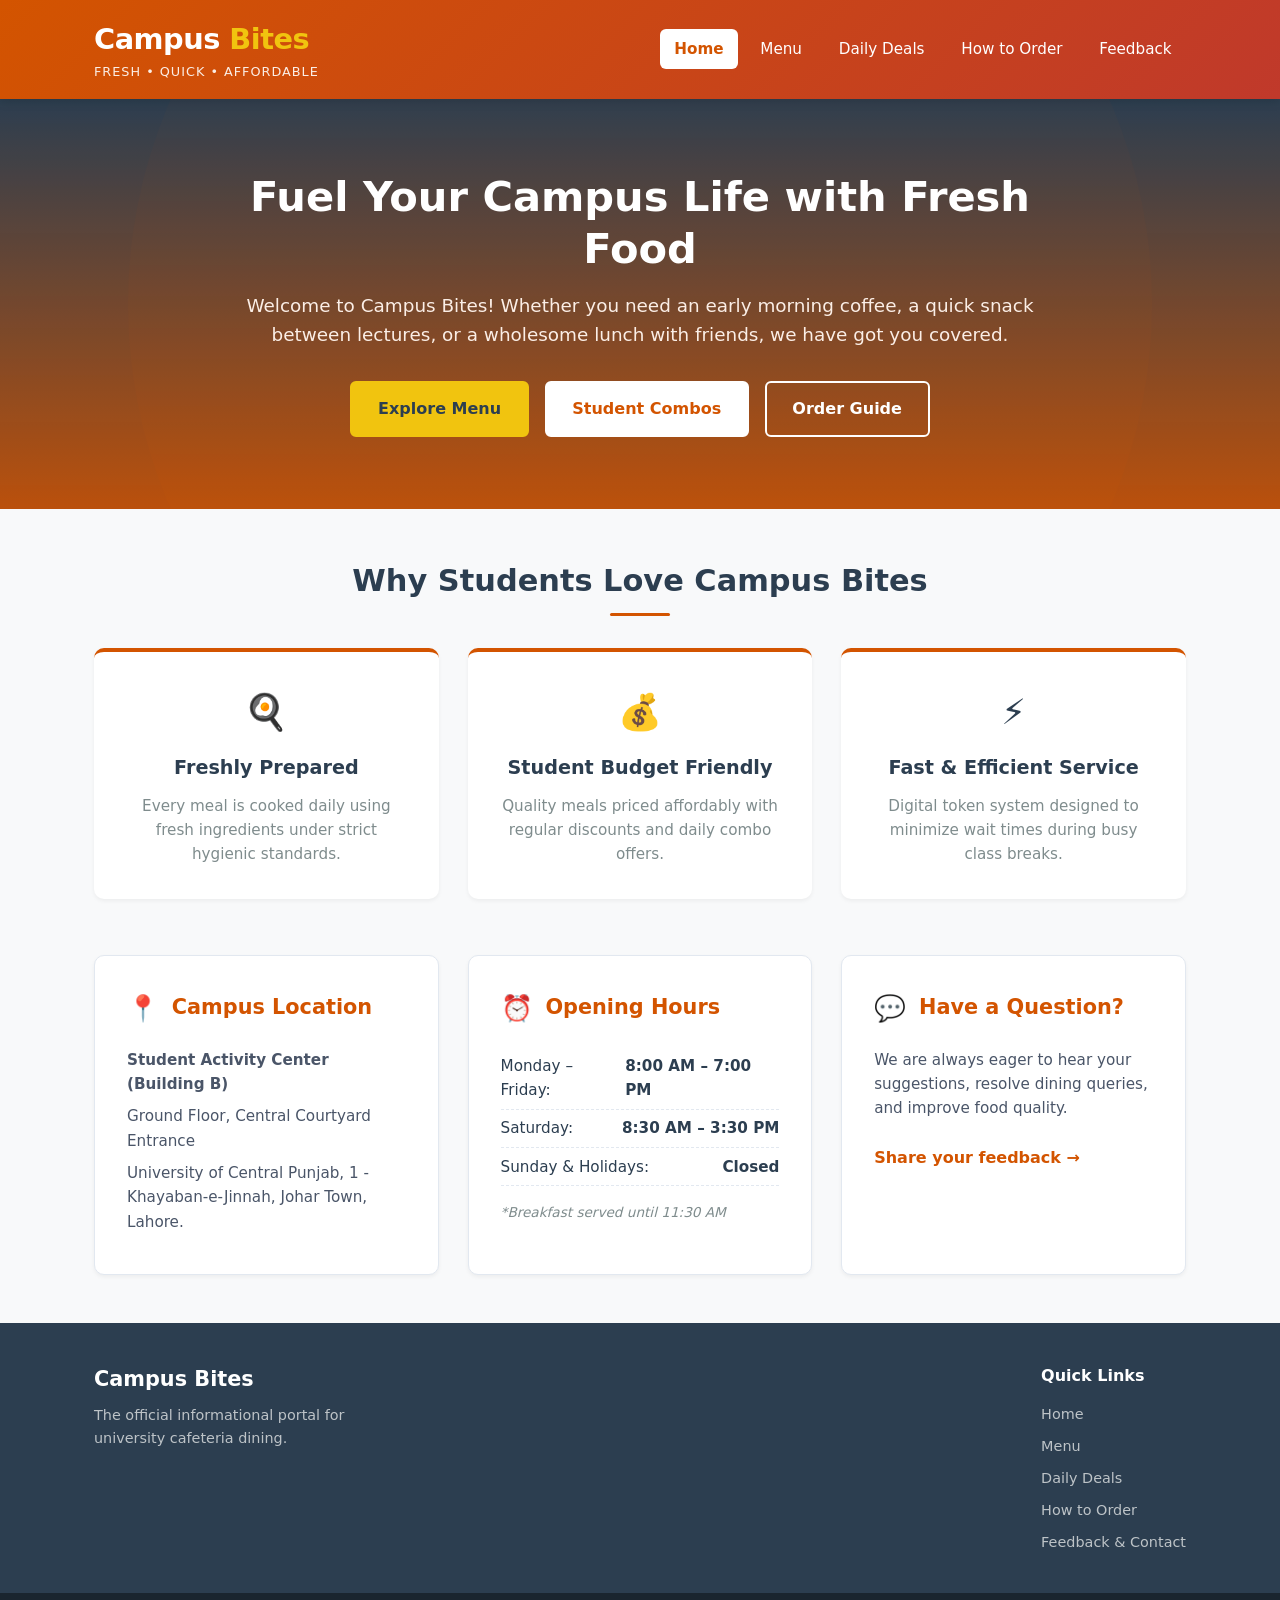
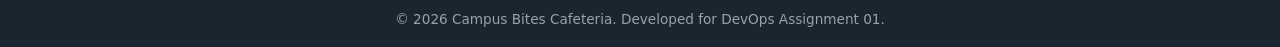
<file: src/index.html>
<!DOCTYPE html>
<html lang="en">
<head>
    <meta charset="UTF-8">
    <meta name="viewport" content="width=device-width, initial-scale=1.0">
    <title>Campus Bites | University Cafeteria</title>
    <link rel="stylesheet" href="../styles/style.css">
</head>
<body>
    <!-- Navigation Header -->
    <header class="site-header">
        <div class="header-container">
            <div class="brand">
                <h1 class="logo">Campus <span>Bites</span></h1>
                <p class="tagline">Fresh • Quick • Affordable</p>
            </div>
            <nav class="navbar" id="navbar">
                <a href="index.html" class="nav-link active">Home</a>
                <a href="menu.html" class="nav-link">Menu</a>
                <a href="deals.html" class="nav-link">Daily Deals</a>
                <a href="order.html" class="nav-link">How to Order</a>
                <a href="feedback.html" class="nav-link">Feedback</a>
            </nav>
        </div>
    </header>

    <!-- Hero Section -->
    <section class="hero-section">
        <div class="hero-content">
            <h2>Fuel Your Campus Life with Fresh Food</h2>
            <p>Welcome to Campus Bites! Whether you need an early morning coffee, a quick snack between lectures, or a wholesome lunch with friends, we have got you covered.</p>
            <div class="hero-actions">
                <a href="menu.html" class="btn btn-primary">Explore Menu</a>
                <a href="deals.html" class="btn btn-secondary">Student Combos</a>
                <a href="order.html" class="btn btn-outline">Order Guide</a>
            </div>
        </div>
    </section>

    <!-- Main Container -->
    <main class="main-container">
        <!-- Highlights Section -->
        <section class="highlights-section">
            <h3 class="section-title">Why Students Love Campus Bites</h3>
            <div class="highlights-grid">
                <div class="highlight-card">
                    <div class="card-icon">🍳</div>
                    <h4>Freshly Prepared</h4>
                    <p>Every meal is cooked daily using fresh ingredients under strict hygienic standards.</p>
                </div>
                <div class="highlight-card">
                    <div class="card-icon">💰</div>
                    <h4>Student Budget Friendly</h4>
                    <p>Quality meals priced affordably with regular discounts and daily combo offers.</p>
                </div>
                <div class="highlight-card">
                    <div class="card-icon">⚡</div>
                    <h4>Fast & Efficient Service</h4>
                    <p>Digital token system designed to minimize wait times during busy class breaks.</p>
                </div>
            </div>
        </section>

        <!-- Cafeteria Info & Hours Section -->
        <section class="info-section">
            <div class="info-grid">
                <div class="info-card location-card">
                    <div class="info-header">
                        <span class="info-icon">📍</span>
                        <h3>Campus Location</h3>
                    </div>
                    <p><strong>Student Activity Center (Building B)</strong></p>
                    <p>Ground Floor, Central Courtyard Entrance</p>
                    <p>University of Central Punjab, 1 - Khayaban-e-Jinnah, Johar Town, Lahore.</p>
                </div>

                <div class="info-card timing-card">
                    <div class="info-header">
                        <span class="info-icon">⏰</span>
                        <h3>Opening Hours</h3>
                    </div>
                    <ul class="timing-list">
                        <li><span>Monday – Friday:</span> <strong>8:00 AM – 7:00 PM</strong></li>
                        <li><span>Saturday:</span> <strong>8:30 AM – 3:30 PM</strong></li>
                        <li><span>Sunday & Holidays:</span> <strong>Closed</strong></li>
                        <li class="note"><em>*Breakfast served until 11:30 AM</em></li>
                    </ul>
                </div>

                <div class="info-card support-card">
                    <div class="info-header">
                        <span class="info-icon">💬</span>
                        <h3>Have a Question?</h3>
                    </div>
                    <p>We are always eager to hear your suggestions, resolve dining queries, and improve food quality.</p>
                    <a href="feedback.html" class="btn-text">Share your feedback &rarr;</a>
                </div>
            </div>
        </section>
    </main>

    <!-- Footer -->
    <footer class="site-footer">
        <div class="footer-container">
            <div class="footer-brand">
                <h4>Campus Bites</h4>
                <p>The official informational portal for university cafeteria dining.</p>
            </div>
            <div class="footer-links">
                <h5>Quick Links</h5>
                <ul>
                    <li><a href="index.html">Home</a></li>
                    <li><a href="menu.html">Menu</a></li>
                    <li><a href="deals.html">Daily Deals</a></li>
                    <li><a href="order.html">How to Order</a></li>
                    <li><a href="feedback.html">Feedback & Contact</a></li>
                </ul>
            </div>
        </div>
        <div class="footer-bottom">
            <p>&copy; 2026 Campus Bites Cafeteria. Developed for DevOps Assignment 01.</p>
        </div>
    </footer>
</body>
</html>
</file>
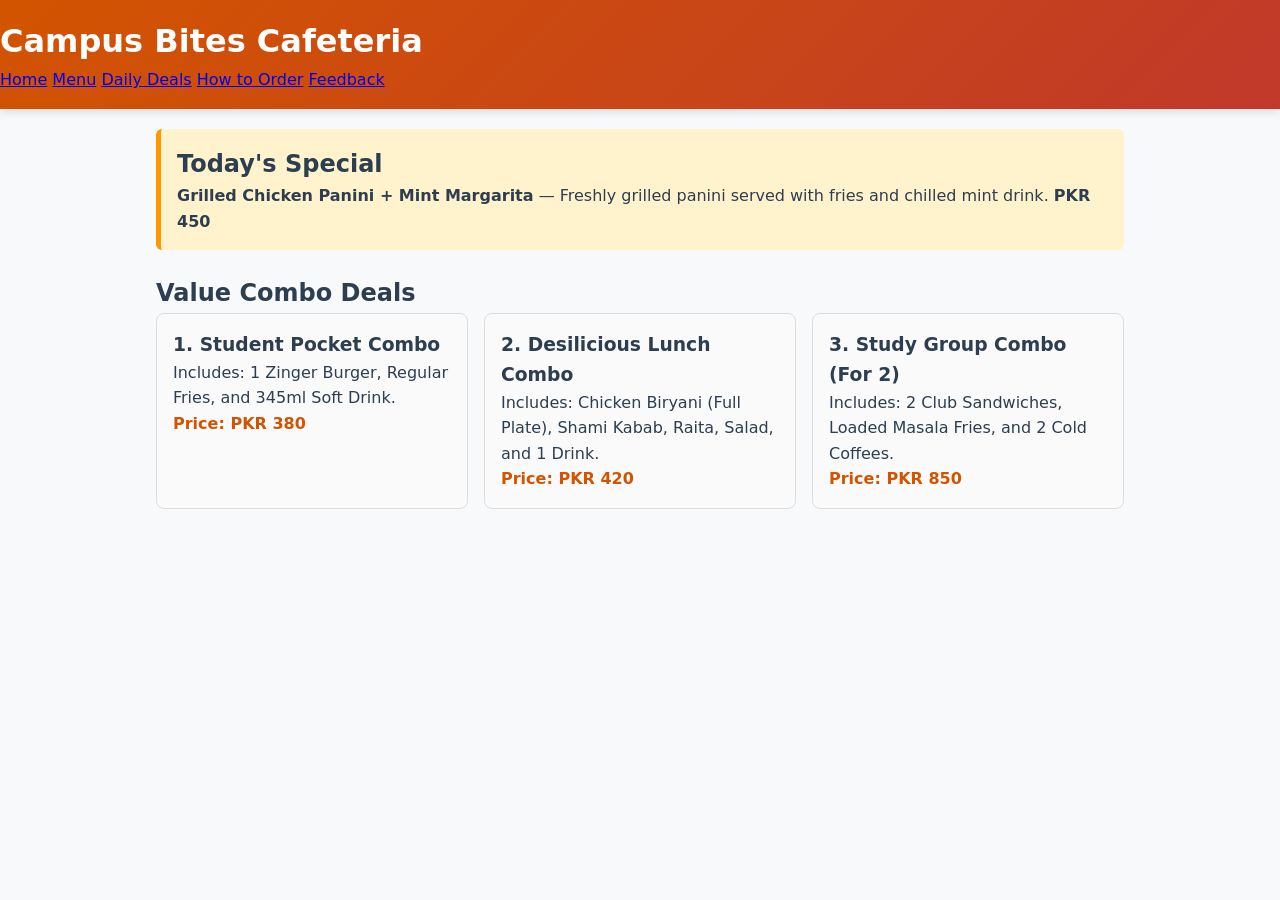
<file: src/deals.html>
<!DOCTYPE html>
<html lang="en">

<head>
    <meta charset="UTF-8">
    <meta name="viewport" content="width=device-width, initial-scale=1.0">
    <title>Campus Bites - Daily Specials & Deals</title>
    <link rel="stylesheet" href="../styles/style.css">
</head>

<body>
    <header class="site-header">
        <h1>Campus Bites Cafeteria</h1>
        <nav>
            <a href="index.html">Home</a>
            <a href="menu.html">Menu</a>
            <a href="deals.html">Daily Deals</a>
            <a href="order.html">How to Order</a>
            <a href="feedback.html">Feedback</a>
        </nav>
    </header>

    <main class="deals-container">
        <section class="daily-special">
            <h2>Today's Special</h2>
            <p><strong>Grilled Chicken Panini + Mint Margarita</strong> — Freshly grilled panini served with fries and
                chilled mint drink. <strong>PKR 450</strong></p>
        </section>
        <section class="combo-deals">
            <h2>Value Combo Deals</h2>
            <div class="deals-grid">
                <article class="deal-card">
                    <h3>1. Student Pocket Combo</h3>
                    <p>Includes: 1 Zinger Burger, Regular Fries, and 345ml Soft Drink.</p>
                    <p class="deal-price">Price: PKR 380</p>
                </article>

                <article class="deal-card">
                    <h3>2. Desilicious Lunch Combo</h3>
                    <p>Includes: Chicken Biryani (Full Plate), Shami Kabab, Raita, Salad, and 1 Drink.</p>
                    <p class="deal-price">Price: PKR 420</p>
                </article>

                <article class="deal-card">
                    <h3>3. Study Group Combo (For 2)</h3>
                    <p>Includes: 2 Club Sandwiches, Loaded Masala Fries, and 2 Cold Coffees.</p>
                    <p class="deal-price">Price: PKR 850</p>
                </article>
            </div>
        </section>
    </main>
</body>

</html>
</file>
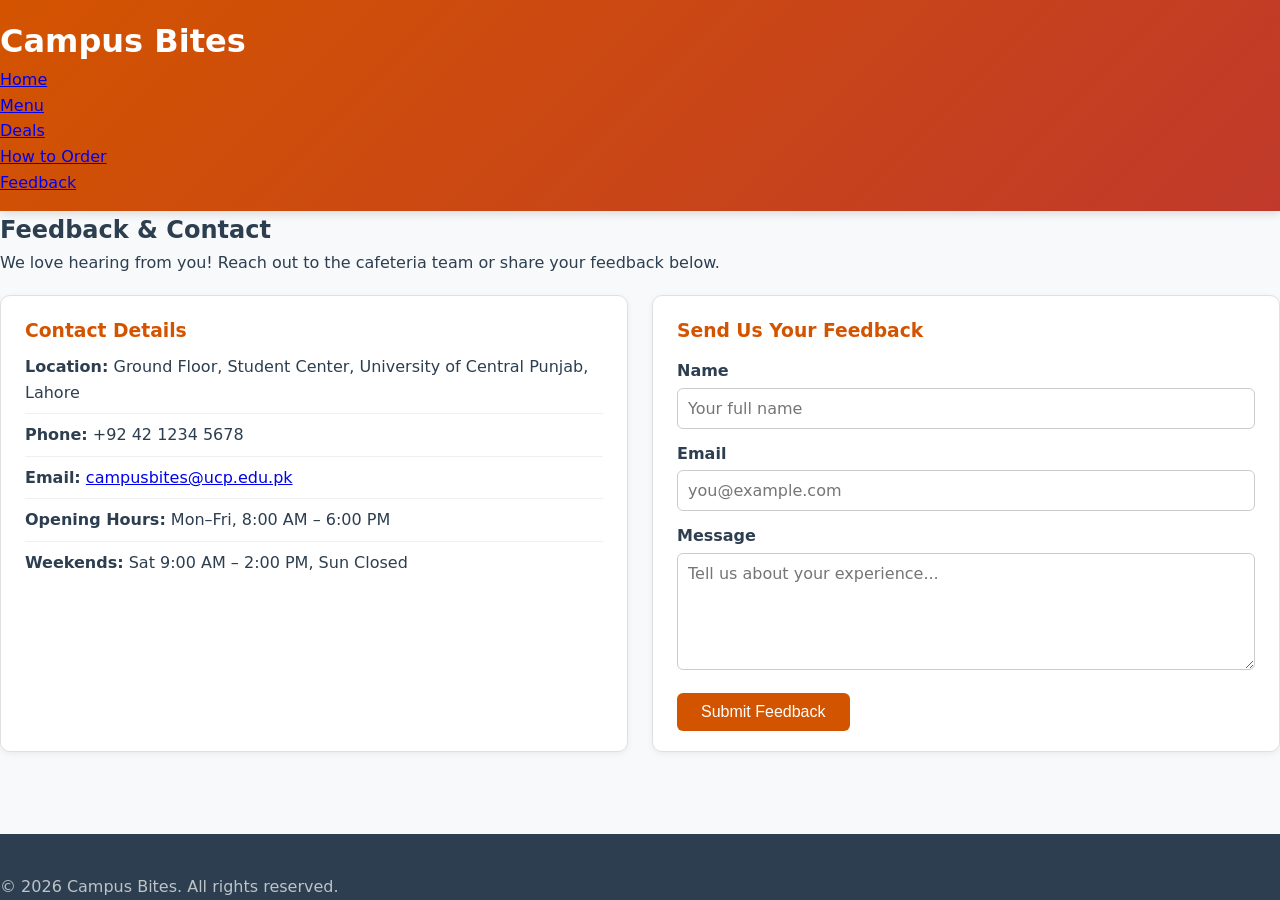
<file: src/feedback.html>
<!DOCTYPE html>
<html lang="en">
<head>
  <meta charset="UTF-8">
  <meta name="viewport" content="width=device-width, initial-scale=1.0">
  <title>Feedback &amp; Contact | Campus Bites</title>
  <link rel="stylesheet" href="../styles/style.css">
</head>
<body>

  <header class="site-header">
    <h1 class="site-title">Campus Bites</h1>
    <nav>
      <ul class="nav-links">
        <li><a href="index.html">Home</a></li>
        <li><a href="menu.html">Menu</a></li>
        <li><a href="deals.html">Deals</a></li>
        <li><a href="order.html">How to Order</a></li>
        <li><a href="feedback.html" class="active">Feedback</a></li>
      </ul>
    </nav>
  </header>

  <main class="container">
    <section class="page-intro">
      <h2>Feedback &amp; Contact</h2>
      <p>We love hearing from you! Reach out to the cafeteria team or share your feedback below.</p>
    </section>

    <div class="fb-layout">

      <!-- Contact details -->
      <section class="fb-card" id="contact">
        <h3>Contact Details</h3>
        <ul class="contact-list">
          <li><strong>Location:</strong> Ground Floor, Student Center, University of Central Punjab, Lahore</li>
          <li><strong>Phone:</strong> +92 42 1234 5678</li>
          <li><strong>Email:</strong> <a href="mailto:campusbites@ucp.edu.pk">campusbites@ucp.edu.pk</a></li>
          <li><strong>Opening Hours:</strong> Mon&ndash;Fri, 8:00 AM &ndash; 6:00 PM</li>
          <li><strong>Weekends:</strong> Sat 9:00 AM &ndash; 2:00 PM, Sun Closed</li>
        </ul>
      </section>

      <!-- Static feedback form (no backend) -->
      <section class="fb-card" id="feedback">
        <h3>Send Us Your Feedback</h3>
        <form class="feedback-form" action="#" method="post">
          <label for="name">Name</label>
          <input type="text" id="name" name="name" placeholder="Your full name" required>

          <label for="email">Email</label>
          <input type="email" id="email" name="email" placeholder="you@example.com" required>

          <label for="message">Message</label>
          <textarea id="message" name="message" rows="5" placeholder="Tell us about your experience..." required></textarea>

          <button type="submit" class="fb-button">Submit Feedback</button>
        </form>
      </section>

    </div>
  </main>

  <footer class="site-footer">
    <p>&copy; 2026 Campus Bites. All rights reserved.</p>
  </footer>

</body>
</html>
</file>
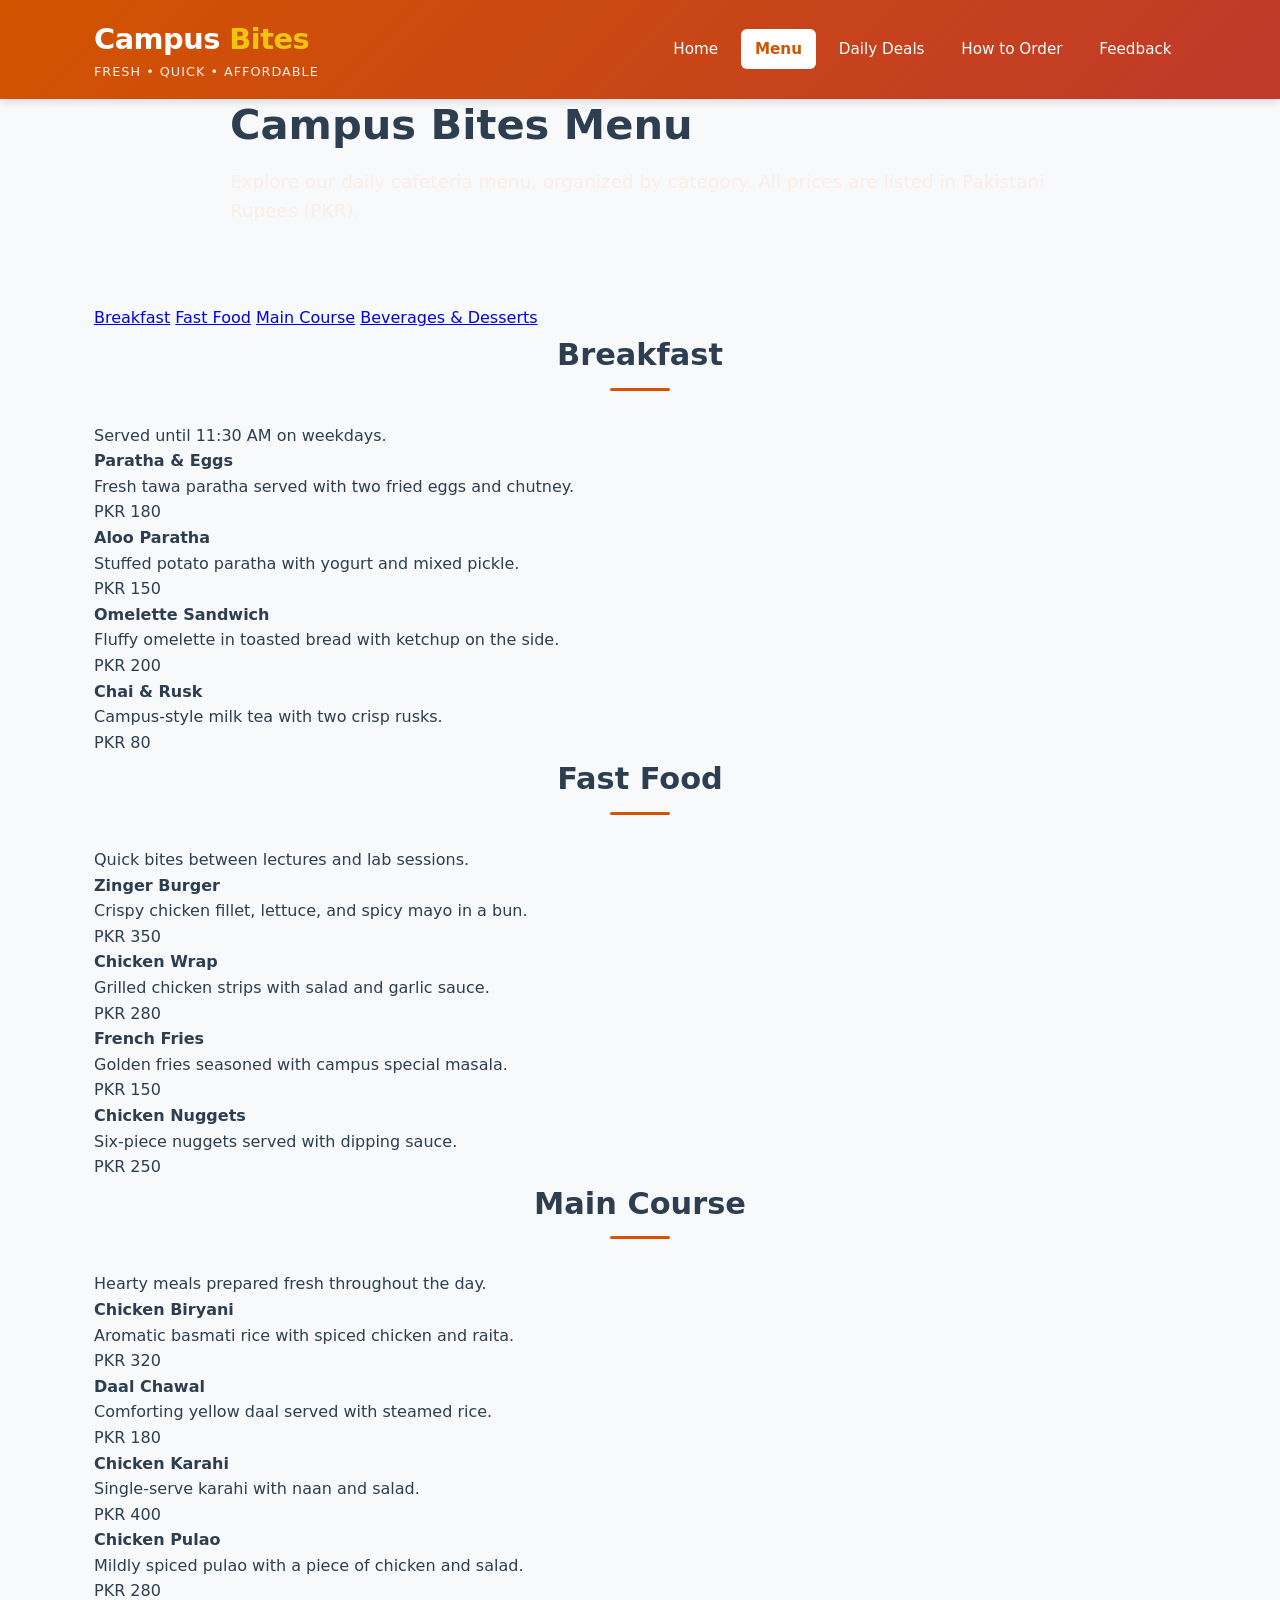
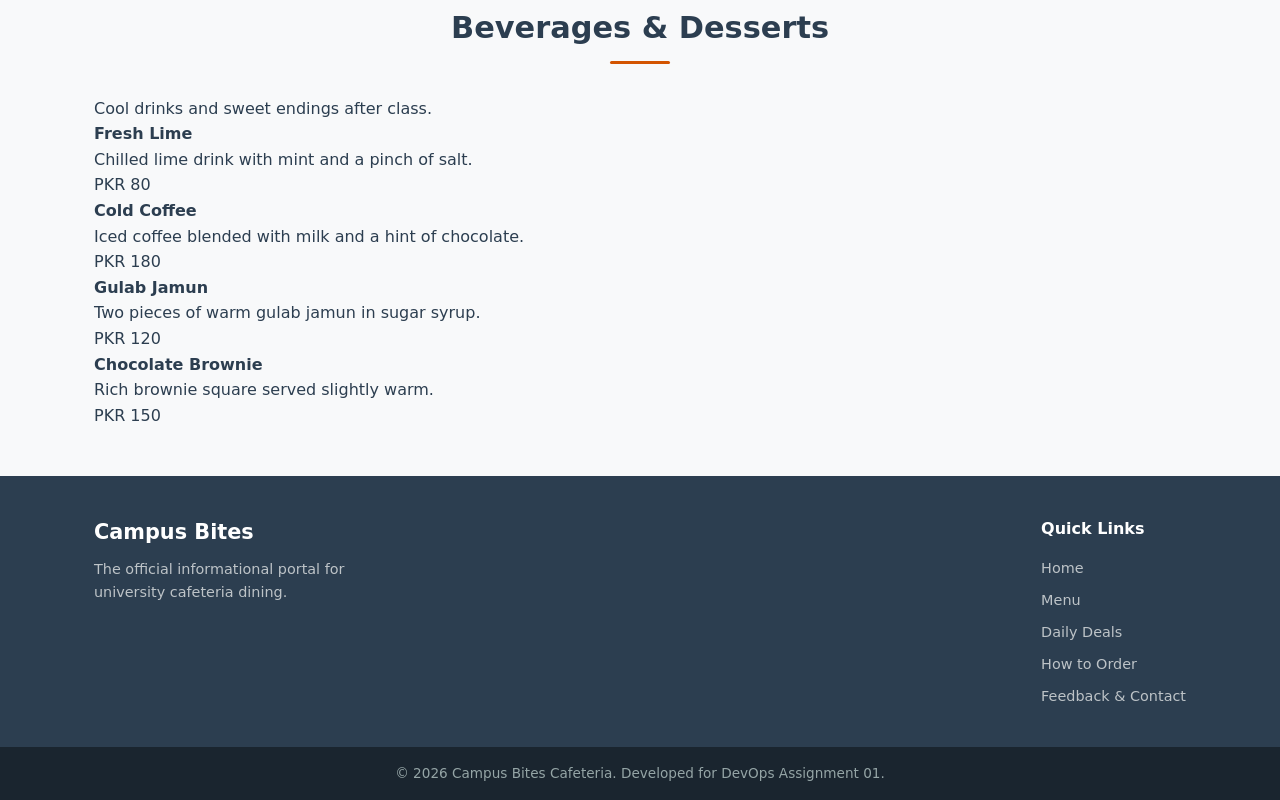
<file: src/menu.html>
<!DOCTYPE html>
<html lang="en">
<head>
    <meta charset="UTF-8">
    <meta name="viewport" content="width=device-width, initial-scale=1.0">
    <meta name="description" content="Campus Bites cafeteria menu with breakfast, fast food, main course, beverages, and desserts priced in PKR.">
    <title>Menu | Campus Bites</title>
    <link rel="stylesheet" href="../styles/style.css">
</head>
<body>
    <header class="site-header">
        <div class="header-container">
            <div class="brand">
                <h1 class="logo">Campus <span>Bites</span></h1>
                <p class="tagline">Fresh • Quick • Affordable</p>
            </div>
            <nav class="navbar" id="navbar" aria-label="Main navigation">
                <a href="index.html" class="nav-link">Home</a>
                <a href="menu.html" class="nav-link active" aria-current="page">Menu</a>
                <a href="deals.html" class="nav-link">Daily Deals</a>
                <a href="order.html" class="nav-link">How to Order</a>
                <a href="feedback.html" class="nav-link">Feedback</a>
            </nav>
        </div>
    </header>

    <section class="page-hero menu-hero">
        <div class="hero-content">
            <h2>Campus Bites Menu</h2>
            <p>Explore our daily cafeteria menu, organized by category. All prices are listed in Pakistani Rupees (PKR).</p>
        </div>
    </section>

    <main class="main-container">
        <nav class="menu-jump" aria-label="Menu categories">
            <a href="#breakfast">Breakfast</a>
            <a href="#fast-food">Fast Food</a>
            <a href="#main-course">Main Course</a>
            <a href="#beverages-desserts">Beverages &amp; Desserts</a>
        </nav>

        <section id="breakfast" class="menu-category">
            <h3 class="section-title">Breakfast</h3>
            <p class="category-note">Served until 11:30 AM on weekdays.</p>
            <div class="menu-grid">
                <article class="menu-card">
                    <h4>Paratha &amp; Eggs</h4>
                    <p>Fresh tawa paratha served with two fried eggs and chutney.</p>
                    <p class="price">PKR 180</p>
                </article>
                <article class="menu-card">
                    <h4>Aloo Paratha</h4>
                    <p>Stuffed potato paratha with yogurt and mixed pickle.</p>
                    <p class="price">PKR 150</p>
                </article>
                <article class="menu-card">
                    <h4>Omelette Sandwich</h4>
                    <p>Fluffy omelette in toasted bread with ketchup on the side.</p>
                    <p class="price">PKR 200</p>
                </article>
                <article class="menu-card">
                    <h4>Chai &amp; Rusk</h4>
                    <p>Campus-style milk tea with two crisp rusks.</p>
                    <p class="price">PKR 80</p>
                </article>
            </div>
        </section>

        <section id="fast-food" class="menu-category">
            <h3 class="section-title">Fast Food</h3>
            <p class="category-note">Quick bites between lectures and lab sessions.</p>
            <div class="menu-grid">
                <article class="menu-card">
                    <h4>Zinger Burger</h4>
                    <p>Crispy chicken fillet, lettuce, and spicy mayo in a bun.</p>
                    <p class="price">PKR 350</p>
                </article>
                <article class="menu-card">
                    <h4>Chicken Wrap</h4>
                    <p>Grilled chicken strips with salad and garlic sauce.</p>
                    <p class="price">PKR 280</p>
                </article>
                <article class="menu-card">
                    <h4>French Fries</h4>
                    <p>Golden fries seasoned with campus special masala.</p>
                    <p class="price">PKR 150</p>
                </article>
                <article class="menu-card">
                    <h4>Chicken Nuggets</h4>
                    <p>Six-piece nuggets served with dipping sauce.</p>
                    <p class="price">PKR 250</p>
                </article>
            </div>
        </section>

        <section id="main-course" class="menu-category">
            <h3 class="section-title">Main Course</h3>
            <p class="category-note">Hearty meals prepared fresh throughout the day.</p>
            <div class="menu-grid">
                <article class="menu-card">
                    <h4>Chicken Biryani</h4>
                    <p>Aromatic basmati rice with spiced chicken and raita.</p>
                    <p class="price">PKR 320</p>
                </article>
                <article class="menu-card">
                    <h4>Daal Chawal</h4>
                    <p>Comforting yellow daal served with steamed rice.</p>
                    <p class="price">PKR 180</p>
                </article>
                <article class="menu-card">
                    <h4>Chicken Karahi</h4>
                    <p>Single-serve karahi with naan and salad.</p>
                    <p class="price">PKR 400</p>
                </article>
                <article class="menu-card">
                    <h4>Chicken Pulao</h4>
                    <p>Mildly spiced pulao with a piece of chicken and salad.</p>
                    <p class="price">PKR 280</p>
                </article>
            </div>
        </section>

        <section id="beverages-desserts" class="menu-category">
            <h3 class="section-title">Beverages &amp; Desserts</h3>
            <p class="category-note">Cool drinks and sweet endings after class.</p>
            <div class="menu-grid">
                <article class="menu-card">
                    <h4>Fresh Lime</h4>
                    <p>Chilled lime drink with mint and a pinch of salt.</p>
                    <p class="price">PKR 80</p>
                </article>
                <article class="menu-card">
                    <h4>Cold Coffee</h4>
                    <p>Iced coffee blended with milk and a hint of chocolate.</p>
                    <p class="price">PKR 180</p>
                </article>
                <article class="menu-card">
                    <h4>Gulab Jamun</h4>
                    <p>Two pieces of warm gulab jamun in sugar syrup.</p>
                    <p class="price">PKR 120</p>
                </article>
                <article class="menu-card">
                    <h4>Chocolate Brownie</h4>
                    <p>Rich brownie square served slightly warm.</p>
                    <p class="price">PKR 150</p>
                </article>
            </div>
        </section>
    </main>

    <footer class="site-footer">
        <div class="footer-container">
            <div class="footer-brand">
                <h4>Campus Bites</h4>
                <p>The official informational portal for university cafeteria dining.</p>
            </div>
            <div class="footer-links">
                <h5>Quick Links</h5>
                <ul>
                    <li><a href="index.html">Home</a></li>
                    <li><a href="menu.html">Menu</a></li>
                    <li><a href="deals.html">Daily Deals</a></li>
                    <li><a href="order.html">How to Order</a></li>
                    <li><a href="feedback.html">Feedback &amp; Contact</a></li>
                </ul>
            </div>
        </div>
        <div class="footer-bottom">
            <p>&copy; 2026 Campus Bites Cafeteria. Developed for DevOps Assignment 01.</p>
        </div>
    </footer>
</body>
</html>
</file>
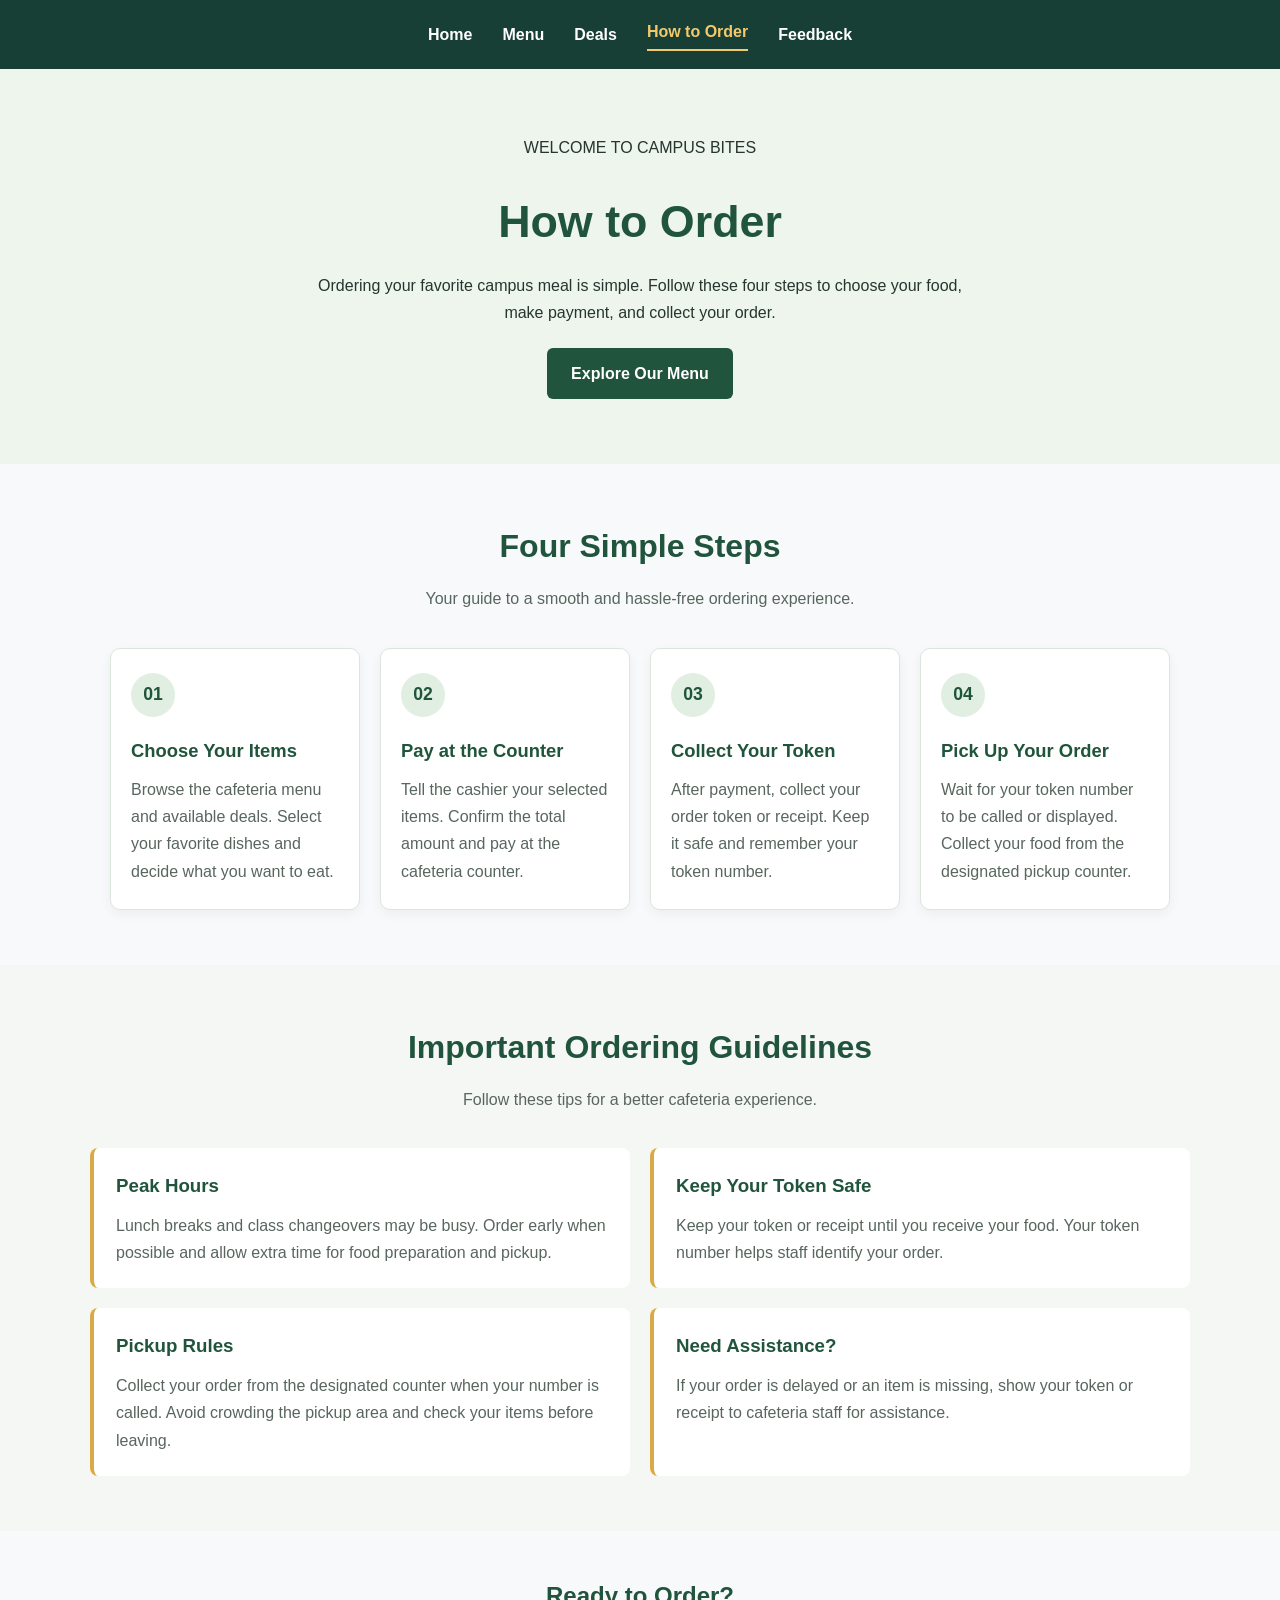
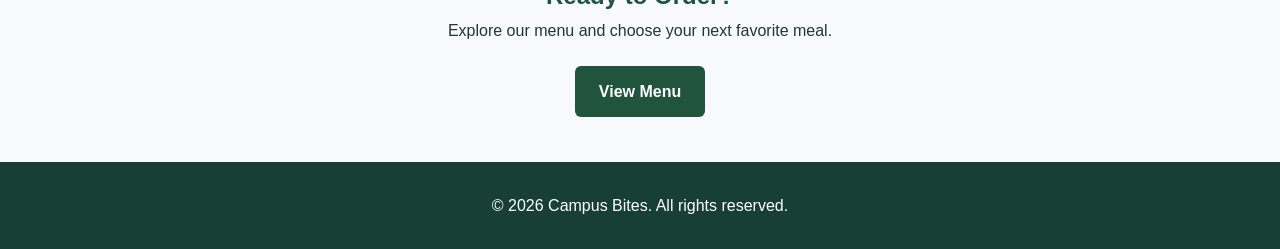
<file: src/order.html>
<!DOCTYPE html>
<html lang="en">
<head>
    <meta charset="UTF-8">
    <meta name="viewport" content="width=device-width, initial-scale=1.0">
    <meta name="description" content="Learn how to order food at Campus Bites, including payment, tokens, and pickup guidelines.">
    <title>How to Order | Campus Bites</title>
    <link rel="stylesheet" href="../styles/style.css">
</head>
<body class="order-page">
    <header>
        <nav aria-label="Main navigation">
            <a href="index.html">Home</a>
            <a href="menu.html">Menu</a>
            <a href="deals.html">Deals</a>
            <a href="order.html" aria-current="page">How to Order</a>
            <a href="feedback.html">Feedback</a>
        </nav>
    </header>

    <main>
        <section class="order-hero">
            <p>WELCOME TO CAMPUS BITES</p>
            <h1>How to Order</h1>
            <p>Ordering your favorite campus meal is simple. Follow these four steps to choose your food, make payment, and collect your order.</p>
            <a href="menu.html" class="order-btn">Explore Our Menu</a>
        </section>

        <section class="order-section">
            <h2>Four Simple Steps</h2>
            <p class="order-intro">Your guide to a smooth and hassle-free ordering experience.</p>
            <div class="order-steps">
                <article class="order-step">
                    <span class="step-number">01</span>
                    <h3>Choose Your Items</h3>
                    <p>Browse the cafeteria menu and available deals. Select your favorite dishes and decide what you want to eat.</p>
                </article>
                <article class="order-step">
                    <span class="step-number">02</span>
                    <h3>Pay at the Counter</h3>
                    <p>Tell the cashier your selected items. Confirm the total amount and pay at the cafeteria counter.</p>
                </article>
                <article class="order-step">
                    <span class="step-number">03</span>
                    <h3>Collect Your Token</h3>
                    <p>After payment, collect your order token or receipt. Keep it safe and remember your token number.</p>
                </article>
                <article class="order-step">
                    <span class="step-number">04</span>
                    <h3>Pick Up Your Order</h3>
                    <p>Wait for your token number to be called or displayed. Collect your food from the designated pickup counter.</p>
                </article>
            </div>
        </section>

        <section class="order-guidelines">
            <div class="guideline-container">
                <h2>Important Ordering Guidelines</h2>
                <p class="order-intro">Follow these tips for a better cafeteria experience.</p>
                <div class="guideline-grid">
                    <article class="guideline-card">
                        <h3>Peak Hours</h3>
                        <p>Lunch breaks and class changeovers may be busy. Order early when possible and allow extra time for food preparation and pickup.</p>
                    </article>
                    <article class="guideline-card">
                        <h3>Keep Your Token Safe</h3>
                        <p>Keep your token or receipt until you receive your food. Your token number helps staff identify your order.</p>
                    </article>
                    <article class="guideline-card">
                        <h3>Pickup Rules</h3>
                        <p>Collect your order from the designated counter when your number is called. Avoid crowding the pickup area and check your items before leaving.</p>
                    </article>
                    <article class="guideline-card">
                        <h3>Need Assistance?</h3>
                        <p>If your order is delayed or an item is missing, show your token or receipt to cafeteria staff for assistance.</p>
                    </article>
                </div>
            </div>
        </section>

        <section class="order-bottom">
            <h2>Ready to Order?</h2>
            <p>Explore our menu and choose your next favorite meal.</p>
            <a href="menu.html" class="order-btn">View Menu</a>
        </section>
    </main>
    <footer><p>&copy; 2026 Campus Bites. All rights reserved.</p></footer>
</body>
</html>
</file>
<file: styles/style.css>
/* ===================================================
   FEEDBACK & CONTACT PAGE (feedback.html) - Member 4
   =================================================== */

.fb-layout {
  display: grid;
  grid-template-columns: 1fr 1fr;
  gap: 24px;
  margin-top: 20px;
}

.fb-card {
  background: #ffffff;
  border: 1px solid #e0e0e0;
  border-radius: 10px;
  padding: 20px 24px;
  box-shadow: 0 2px 6px rgba(0, 0, 0, 0.06);
}

.fb-card h3 {
  margin-top: 0;
  color: #d35400;
}

.contact-list {
  list-style: none;
  padding: 0;
  margin: 0;
}

.contact-list li {
  padding: 8px 0;
  border-bottom: 1px solid #f0f0f0;
}

.contact-list li:last-child {
  border-bottom: none;
}

.feedback-form label {
  display: block;
  margin: 12px 0 4px;
  font-weight: bold;
}

.feedback-form input,
.feedback-form textarea {
  width: 100%;
  padding: 10px;
  border: 1px solid #ccc;
  border-radius: 6px;
  font-family: inherit;
  font-size: 1rem;
  box-sizing: border-box;
}

.feedback-form input:focus,
.feedback-form textarea:focus {
  outline: 2px solid #d35400;
  border-color: #d35400;
}

.fb-button {
  margin-top: 16px;
  padding: 10px 24px;
  background: #d35400;
  color: #ffffff;
  border: none;
  border-radius: 6px;
  font-size: 1rem;
  cursor: pointer;
}

.fb-button:hover {
  background: #b84700;
}

/* Responsive: stack contact + form on tablets/phones */
@media (max-width: 768px) {
  .fb-layout {
    grid-template-columns: 1fr;
  }

  .fb-card {
    padding: 16px;
  }
}
/* ==========================================================================
   Campus Bites - Shared Master Stylesheet
   Collaborative DevOps Project | University Cafeteria Website
   ========================================================================== */

/* --------------------------------------------------------------------------
   1. Global Variables & Reset
   -------------------------------------------------------------------------- */
:root {
    --primary-color: #d35400;       /* Warm Terracotta / Cafeteria Orange */
    --primary-hover: #b94600;
    --secondary-color: #f39c12;     /* Warm Amber */
    --accent-color: #27ae60;        /* Fresh Green for prices & badges */
    --text-dark: #2c3e50;
    --text-muted: #7f8c8d;
    --bg-light: #f8f9fa;
    --bg-card: #ffffff;
    --border-color: #e2e8f0;
    --shadow-sm: 0 2px 4px rgba(0, 0, 0, 0.05);
    --shadow-md: 0 4px 12px rgba(0, 0, 0, 0.08);
    --radius-sm: 6px;
    --radius-md: 10px;
    --font-main: 'Segoe UI', system-ui, -apple-system, BlinkMacSystemFont, Roboto, sans-serif;
}

* {
    box-sizing: border-box;
    margin: 0;
    padding: 0;
}

html {
    scroll-behavior: smooth;
}

body {
    font-family: var(--font-main);
    background-color: var(--bg-light);
    color: var(--text-dark);
    line-height: 1.6;
    display: flex;
    flex-direction: column;
    min-height: 100vh;
}

/* --------------------------------------------------------------------------
   2. Header & Navigation Bar
   -------------------------------------------------------------------------- */
.site-header {
    background: linear-gradient(135deg, #d35400, #c0392b);
    color: #ffffff;
    padding: 1rem 0;
    box-shadow: 0 2px 10px rgba(0, 0, 0, 0.15);
    position: sticky;
    top: 0;
    z-index: 1000;
}

.header-container {
    max-width: 1140px;
    margin: 0 auto;
    padding: 0 1.5rem;
    display: flex;
    justify-content: space-between;
    align-items: center;
}

.brand .logo {
    font-size: 1.8rem;
    font-weight: 800;
    letter-spacing: -0.5px;
}

.brand .logo span {
    color: #f1c40f;
}

.brand .tagline {
    font-size: 0.8rem;
    color: #fbeee6;
    letter-spacing: 1px;
    text-transform: uppercase;
}

.navbar {
    display: flex;
    gap: 0.5rem;
}

.nav-link {
    color: #ffffff;
    text-decoration: none;
    font-weight: 500;
    font-size: 0.95rem;
    padding: 0.5rem 0.9rem;
    border-radius: var(--radius-sm);
    transition: all 0.25s ease;
}

.nav-link:hover {
    background-color: rgba(255, 255, 255, 0.15);
    color: #f1c40f;
}

.nav-link.active {
    background-color: #ffffff;
    color: var(--primary-color);
    font-weight: 700;
}

/* --------------------------------------------------------------------------
   3. Hero Section (Home Page)
   -------------------------------------------------------------------------- */
.hero-section {
    background: linear-gradient(rgba(44, 62, 80, 0.75), rgba(211, 84, 0, 0.85)),
                url('data:image/svg+xml;utf8,<svg xmlns="http://www.w3.org/2000/svg" width="100" height="100" viewBox="0 0 100 100"><rect fill="%232c3e50" width="100" height="100"/><circle cx="50" cy="50" r="40" fill="%23d35400" opacity="0.1"/></svg>');
    background-size: cover;
    background-position: center;
    color: #ffffff;
    padding: 4.5rem 1.5rem;
    text-align: center;
}

.hero-content {
    max-width: 820px;
    margin: 0 auto;
}

.hero-content h2 {
    font-size: 2.6rem;
    font-weight: 800;
    margin-bottom: 1rem;
    line-height: 1.25;
}

.hero-content p {
    font-size: 1.15rem;
    color: #fbeee6;
    margin-bottom: 2rem;
}

.hero-actions {
    display: flex;
    justify-content: center;
    flex-wrap: wrap;
    gap: 1rem;
}

/* --------------------------------------------------------------------------
   4. Buttons & Interactive Elements
   -------------------------------------------------------------------------- */
.btn {
    display: inline-block;
    padding: 0.8rem 1.6rem;
    font-size: 1rem;
    font-weight: 600;
    text-decoration: none;
    border-radius: var(--radius-sm);
    cursor: pointer;
    transition: transform 0.2s ease, box-shadow 0.2s ease, background-color 0.2s ease;
}

.btn:hover {
    transform: translateY(-2px);
    box-shadow: 0 4px 10px rgba(0, 0, 0, 0.15);
}

.btn-primary {
    background-color: #f1c40f;
    color: #2c3e50;
    border: 2px solid #f1c40f;
}

.btn-primary:hover {
    background-color: #f39c12;
    border-color: #f39c12;
}

.btn-secondary {
    background-color: #ffffff;
    color: var(--primary-color);
    border: 2px solid #ffffff;
}

.btn-secondary:hover {
    background-color: #fbeee6;
}

.btn-outline {
    background-color: transparent;
    color: #ffffff;
    border: 2px solid #ffffff;
}

.btn-outline:hover {
    background-color: rgba(255, 255, 255, 0.2);
}

.btn-text {
    display: inline-block;
    margin-top: 1rem;
    color: var(--primary-color);
    font-weight: 700;
    text-decoration: none;
    transition: color 0.2s;
}

.btn-text:hover {
    color: var(--primary-hover);
    text-decoration: underline;
}

/* --------------------------------------------------------------------------
   5. Main Content Container & Grids
   -------------------------------------------------------------------------- */
.main-container {
    max-width: 1140px;
    margin: 3rem auto;
    padding: 0 1.5rem;
    flex: 1;
    width: 100%;
}

.section-title {
    text-align: center;
    font-size: 1.9rem;
    color: var(--text-dark);
    margin-bottom: 2rem;
    position: relative;
}

.section-title::after {
    content: '';
    display: block;
    width: 60px;
    height: 3px;
    background-color: var(--primary-color);
    margin: 0.5rem auto 0 auto;
    border-radius: 2px;
}

.highlights-grid {
    display: grid;
    grid-template-columns: repeat(auto-fit, minmax(280px, 1fr));
    gap: 1.8rem;
    margin-bottom: 3.5rem;
}

.highlight-card {
    background: var(--bg-card);
    padding: 2rem;
    border-radius: var(--radius-md);
    box-shadow: var(--shadow-sm);
    border-top: 4px solid var(--primary-color);
    text-align: center;
    transition: transform 0.2s ease;
}

.highlight-card:hover {
    transform: translateY(-4px);
    box-shadow: var(--shadow-md);
}

.card-icon {
    font-size: 2.2rem;
    margin-bottom: 0.8rem;
}

.highlight-card h4 {
    font-size: 1.2rem;
    color: var(--text-dark);
    margin-bottom: 0.6rem;
}

.highlight-card p {
    color: var(--text-muted);
    font-size: 0.95rem;
}

/* Info Section (Location & Hours) */
.info-grid {
    display: grid;
    grid-template-columns: repeat(auto-fit, minmax(300px, 1fr));
    gap: 1.8rem;
}

.info-card {
    background: var(--bg-card);
    padding: 2rem;
    border-radius: var(--radius-md);
    box-shadow: var(--shadow-sm);
    border: 1px solid var(--border-color);
}

.info-header {
    display: flex;
    align-items: center;
    gap: 0.8rem;
    margin-bottom: 1.2rem;
}

.info-icon {
    font-size: 1.6rem;
}

.info-header h3 {
    font-size: 1.3rem;
    color: var(--primary-color);
}

.info-card p {
    color: #4a5568;
    margin-bottom: 0.5rem;
    font-size: 0.95rem;
}

.timing-list {
    list-style: none;
}

.timing-list li {
    display: flex;
    justify-content: space-between;
    padding: 0.4rem 0;
    border-bottom: 1px dashed var(--border-color);
    font-size: 0.95rem;
}

.timing-list li.note {
    border-bottom: none;
    color: var(--text-muted);
    font-size: 0.85rem;
    margin-top: 0.6rem;
}

/* --------------------------------------------------------------------------
   6. Footer
   -------------------------------------------------------------------------- */
.site-footer {
    background-color: #2c3e50;
    color: #bdc3c7;
    margin-top: auto;
    padding-top: 2.5rem;
}

.footer-container {
    max-width: 1140px;
    margin: 0 auto;
    padding: 0 1.5rem 2rem 1.5rem;
    display: flex;
    justify-content: space-between;
    flex-wrap: wrap;
    gap: 2rem;
}

.footer-brand h4 {
    color: #ffffff;
    font-size: 1.3rem;
    margin-bottom: 0.5rem;
}

.footer-brand p {
    font-size: 0.9rem;
    max-width: 320px;
}

.footer-links h5 {
    color: #ffffff;
    font-size: 1rem;
    margin-bottom: 0.8rem;
}

.footer-links ul {
    list-style: none;
}

.footer-links li {
    margin-bottom: 0.4rem;
}

.footer-links a {
    color: #bdc3c7;
    text-decoration: none;
    font-size: 0.9rem;
    transition: color 0.2s;
}

.footer-links a:hover {
    color: #f1c40f;
}

.footer-bottom {
    background-color: #1a252f;
    text-align: center;
    padding: 1rem 1.5rem;
    font-size: 0.85rem;
    color: #95a5a6;
}

/* --------------------------------------------------------------------------
   7. Responsive CSS Media Queries
   -------------------------------------------------------------------------- */
@media (max-width: 820px) {
    .header-container {
        flex-direction: column;
        gap: 1rem;
        text-align: center;
    }

    .navbar {
        flex-wrap: wrap;
        justify-content: center;
    }

    .hero-content h2 {
        font-size: 2rem;
    }

    .hero-content p {
        font-size: 1rem;
    }

    .footer-container {
        flex-direction: column;
        text-align: center;
    }
}

@media (max-width: 480px) {
    .brand .logo {
        font-size: 1.5rem;
    }

    .nav-link {
        padding: 0.4rem 0.6rem;
        font-size: 0.85rem;
    }

    .hero-section {
        padding: 3rem 1rem;
    }

    .hero-actions .btn {
        width: 100%;
    }

    .main-container {
        padding: 0 1rem;
    }
}

/* Campus Bites - Order page styles.
   If styles/style.css already contains teammates' styles, APPEND this
   section rather than replacing their existing rules. */

.order-page {
    font-family: Arial, sans-serif;
    color: #26352e;
    line-height: 1.7;
    margin: 0;
}
.order-page *, .order-page *::before, .order-page *::after { box-sizing: border-box; }

.order-page header { background: #173f35; padding: 18px 30px; }
.order-page header nav {
    display: flex;
    justify-content: center;
    align-items: center;
    flex-wrap: wrap;
    gap: 30px;
}
.order-page header nav a {
    color: #fff;
    text-decoration: none;
    font-size: 16px;
    font-weight: 600;
    transition: color .2s ease;
}
.order-page header nav a:hover { color: #d9aa45; }
.order-page header nav a[aria-current="page"] {
    color: #f3c96b;
    border-bottom: 2px solid #f3c96b;
    padding-bottom: 4px;
}

.order-page .order-hero { background: #edf5ed; padding: 65px 20px; text-align: center; }
.order-page .order-hero h1 { color: #20543c; font-size: 2.8rem; margin: 0 0 12px; }
.order-page .order-hero p { max-width: 650px; margin: 0 auto 22px; }
.order-page .order-btn {
    display: inline-block;
    padding: 12px 24px;
    background: #20543c;
    color: #fff;
    text-decoration: none;
    border-radius: 6px;
    font-weight: bold;
    transition: background .2s ease;
}
.order-page .order-btn:hover { background: #153c2a; }

.order-page .order-section { max-width: 1100px; margin: 0 auto; padding: 55px 20px; }
.order-page .order-section h2, .order-page .order-guidelines h2 {
    text-align: center;
    color: #20543c;
    margin: 0 0 12px;
    font-size: 2rem;
}
.order-page .order-intro { text-align: center; margin-bottom: 35px; color: #58665e; }
.order-page .order-steps {
    display: grid;
    grid-template-columns: repeat(4, minmax(0, 1fr));
    gap: 20px;
}
.order-page .order-step {
    border: 1px solid #dce6dd;
    border-radius: 10px;
    padding: 24px 20px;
    background: #fff;
    box-shadow: 0 4px 12px rgba(0,0,0,.05);
    transition: transform .2s ease, box-shadow .2s ease;
}
.order-page .order-step:hover {
    transform: translateY(-4px);
    box-shadow: 0 8px 18px rgba(0,0,0,.09);
}
.order-page .step-number {
    display: inline-flex;
    width: 44px;
    height: 44px;
    justify-content: center;
    align-items: center;
    background: #e1efe3;
    color: #20543c;
    border-radius: 50%;
    font-weight: bold;
    font-size: 1.1rem;
}
.order-page .order-step h3 { color: #20543c; margin: 18px 0 10px; font-size: 1.15rem; }
.order-page .order-step p { color: #58665e; margin-bottom: 0; }

.order-page .order-guidelines { background: #f5f7f4; padding: 55px 20px; }
.order-page .guideline-container { max-width: 1100px; margin: 0 auto; }
.order-page .guideline-grid {
    display: grid;
    grid-template-columns: repeat(2, minmax(0, 1fr));
    gap: 20px;
    margin-top: 30px;
}
.order-page .guideline-card {
    background: #fff;
    border-left: 4px solid #d9aa45;
    border-radius: 8px;
    padding: 22px;
}
.order-page .guideline-card h3 { color: #20543c; margin: 0 0 10px; }
.order-page .guideline-card p { color: #58665e; margin-bottom: 0; }

.order-page .order-bottom { text-align: center; padding: 45px 20px; }
.order-page .order-bottom h2 { color: #20543c; }
.order-page .order-bottom p { margin-bottom: 22px; }
.order-page footer { background: #173f35; color: #fff; padding: 10px 20px; }
.order-page footer p { text-align: center; padding: 20px; margin: 0; }

@media (max-width: 900px) {
    .order-page .order-steps { grid-template-columns: repeat(2, minmax(0, 1fr)); }
}
@media (max-width: 600px) {
    .order-page header { padding: 15px; }
    .order-page header nav { gap: 15px; }
    .order-page header nav a { font-size: 14px; }
    .order-page .order-hero { padding: 45px 18px; }
    .order-page .order-hero h1 { font-size: 2rem; }
    .order-page .order-steps, .order-page .guideline-grid { grid-template-columns: 1fr; }
    .order-page .order-section, .order-page .order-guidelines { padding: 35px 16px; }
    .order-page .order-step { padding: 20px; }
}

/* Deals Page Styles */
.deals-container {
  max-width: 1000px;
  margin: 20px auto;
  padding: 0 16px;
}

.daily-special {
  background-color: #fff3cd;
  border-left: 5px solid #ff9800;
  padding: 16px;
  margin-bottom: 24px;
  border-radius: 6px;
}

.deals-grid {
  display: grid;
  grid-template-columns: repeat(3, 1fr);
  gap: 16px;
}

.deal-card {
  border: 1px solid #ddd;
  border-radius: 8px;
  padding: 16px;
  background-color: #fafafa;
}

.deal-price {
  font-weight: bold;
  color: #d35400;
}

/* Responsive Media Query for Deals Page */
@media (max-width: 768px) {
  .deals-grid {
    grid-template-columns: 1fr;
  }
}
</file>
